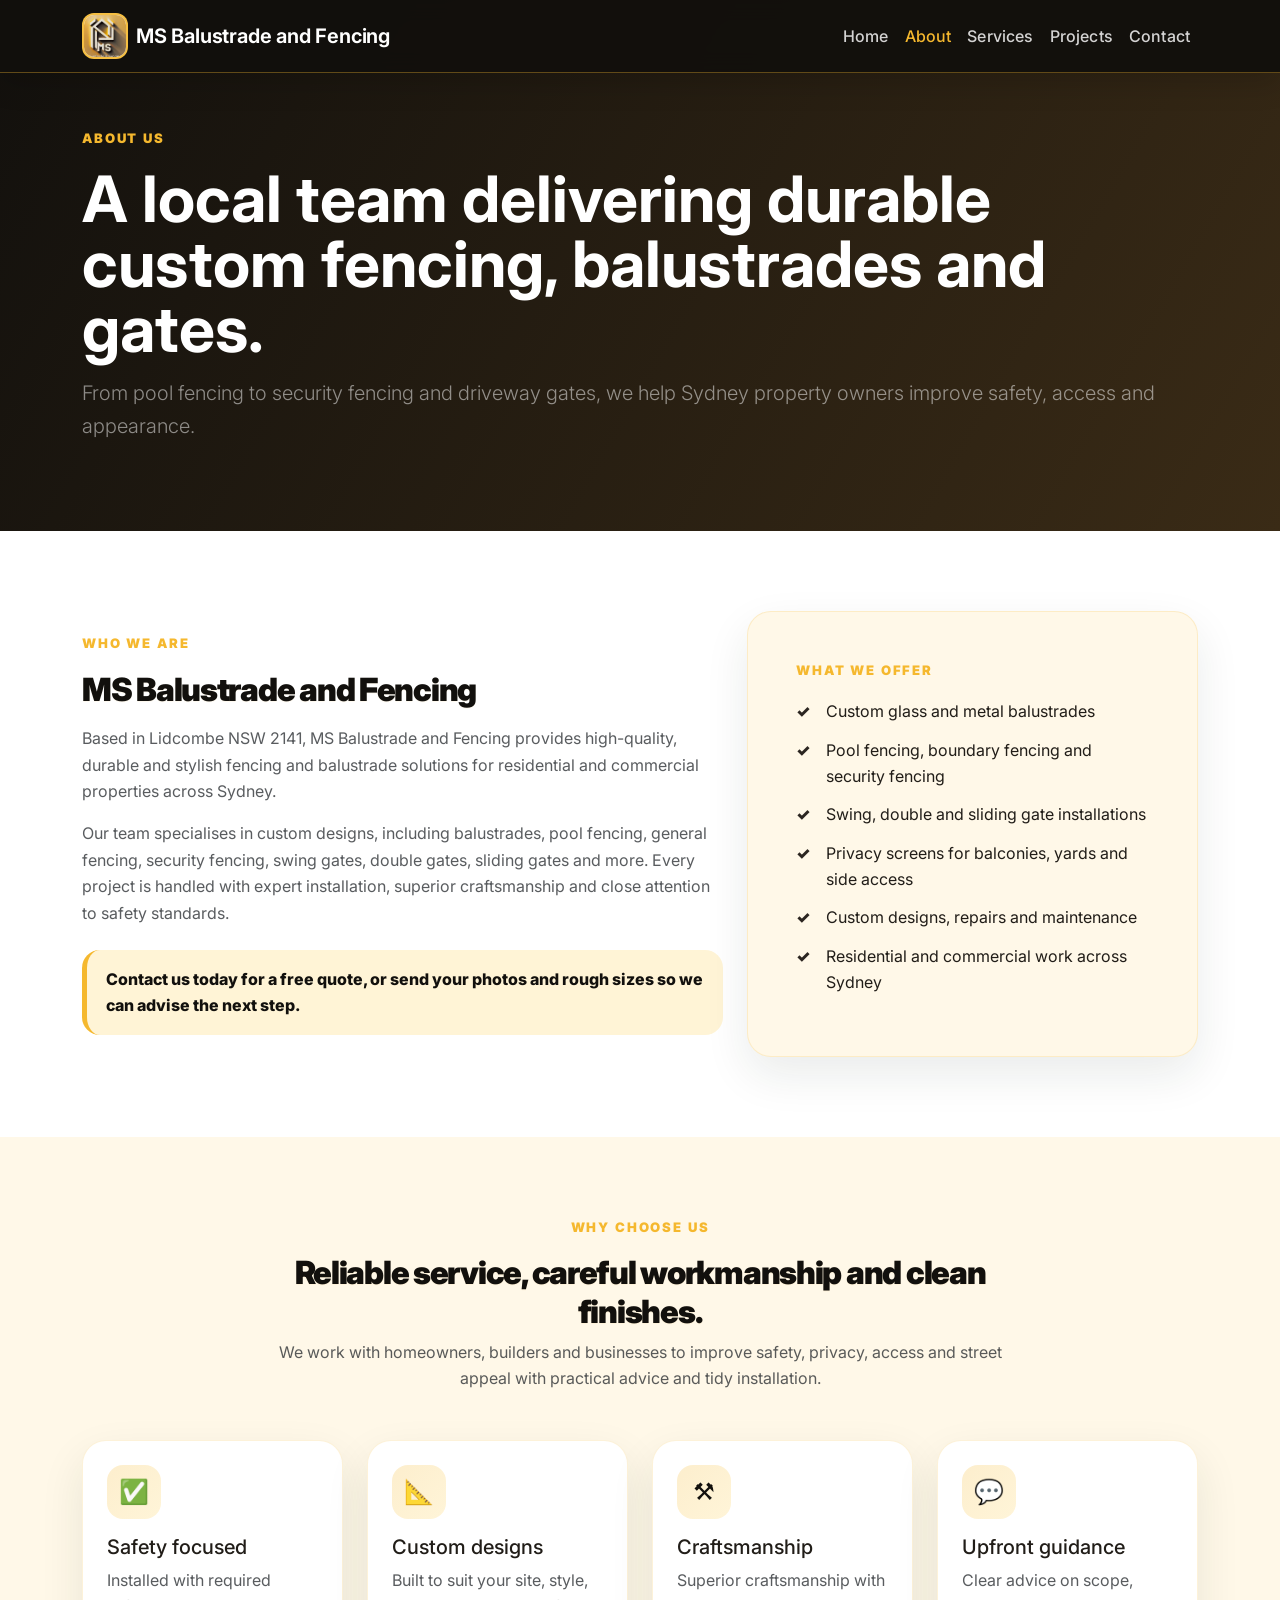
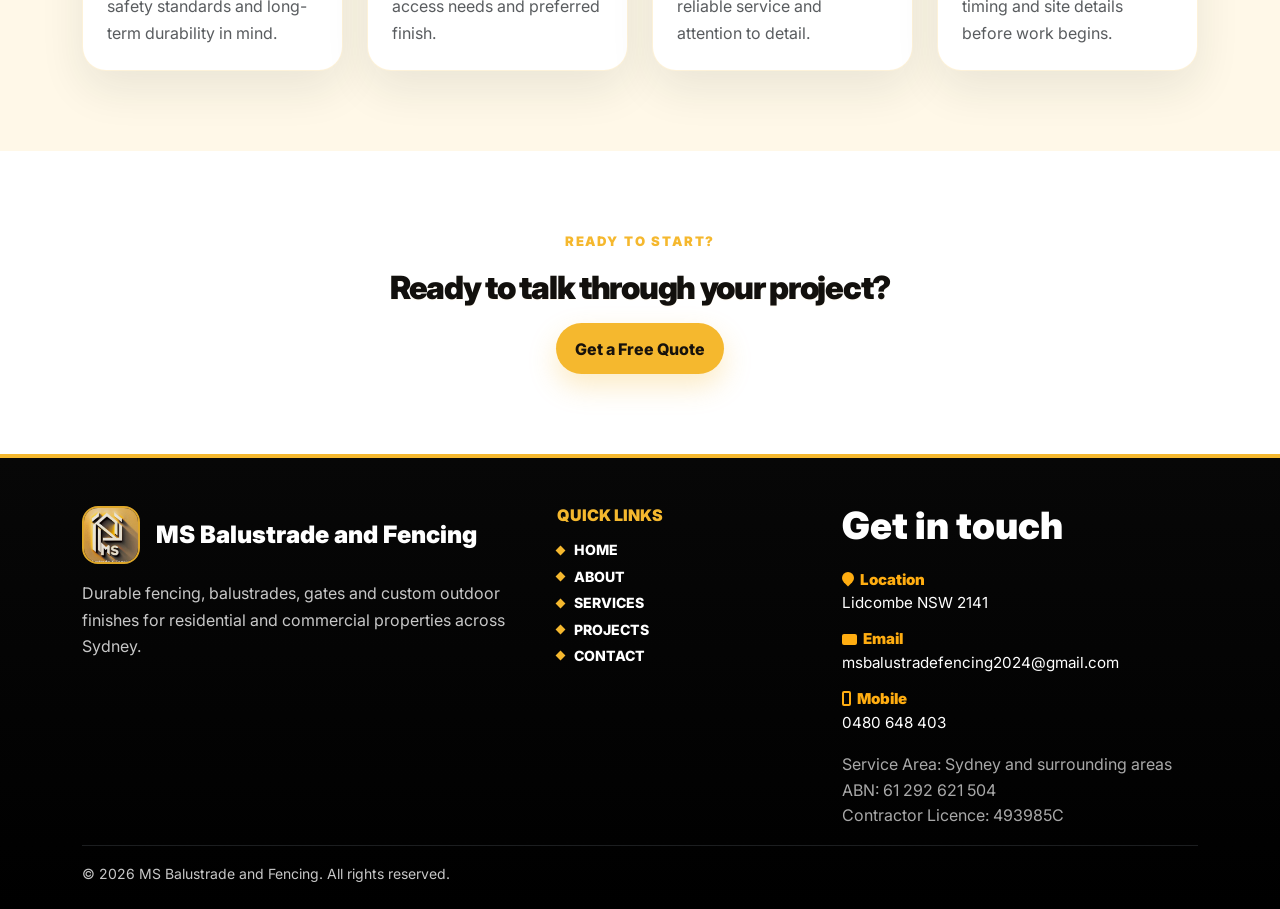
<file: about.html>
<!doctype html>
<html lang="en">
<head>
    <meta charset="utf-8">
    <meta name="viewport" content="width=device-width, initial-scale=1">
    <meta name="description" content="Learn about MS Balustrade and Fencing, based in Lidcombe NSW 2141 and providing durable, stylish custom fencing, balustrades, pool fencing, security fencing and gates across Sydney.">
    <title>About Us | MS Balustrade and Fencing</title>
    <link href="https://cdn.jsdelivr.net/npm/bootstrap@5.3.3/dist/css/bootstrap.min.css" rel="stylesheet">
    <link rel="preconnect" href="https://fonts.googleapis.com">
    <link rel="preconnect" href="https://fonts.gstatic.com" crossorigin>
    <link href="https://fonts.googleapis.com/css2?family=Inter:wght@400;500;600;700;800&display=swap" rel="stylesheet">
    <link rel="canonical" href="https://msbalustradeandfencing.com.au/about.html">
    <link rel="stylesheet" href="style.css">
</head>
<body>
    <nav class="navbar navbar-expand-lg navbar-dark fixed-top">
        <div class="container">
            <a class="navbar-brand d-flex align-items-center gap-2" href="index.html">
                <img src="assets/ms-logo.jpeg" alt="MS Balustrade and Fencing logo" class="brand-logo">
                <span>MS Balustrade and Fencing</span>
            </a>
            <button class="navbar-toggler" type="button" data-bs-toggle="collapse" data-bs-target="#mainNav" aria-controls="mainNav" aria-expanded="false" aria-label="Toggle navigation">
                <span class="navbar-toggler-icon"></span>
            </button>
            <div class="collapse navbar-collapse" id="mainNav">
                <ul class="navbar-nav ms-auto mb-2 mb-lg-0">
                    <li class="nav-item"><a class="nav-link" href="index.html">Home</a></li>
                    <li class="nav-item"><a class="nav-link active" href="about.html">About</a></li>
                    <li class="nav-item"><a class="nav-link" href="services.html">Services</a></li>
                    <li class="nav-item"><a class="nav-link" href="project.html">Projects</a></li>
                    <li class="nav-item"><a class="nav-link" href="contact.html">Contact</a></li>
                </ul>
            </div>
        </div>
    </nav>
    <header class="page-hero">
        <div class="container">
            <p class="kicker">About Us</p>
            <h1>A local team delivering durable custom fencing, balustrades and gates.</h1>
            <p class="lead mt-3 text-white-50">From pool fencing to security fencing and driveway gates, we help Sydney property owners improve safety, access and appearance.</p>
        </div>
    </header>

    <section class="section-padding">
        <div class="container">
            <div class="row g-4 align-items-center">
                <div class="col-lg-7">
                    <p class="kicker">Who we are</p>
                    <h2 class="section-title mb-3">MS Balustrade and Fencing</h2>
                    <p class="text-muted">Based in Lidcombe NSW 2141, MS Balustrade and Fencing provides high-quality, durable and stylish fencing and balustrade solutions for residential and commercial properties across Sydney.
                    </p>
                    <p class="text-muted">Our team specialises in custom designs, including balustrades, pool fencing, general fencing, security fencing, swing gates, double gates, sliding gates and more.
                    Every project is handled with expert installation, superior craftsmanship and close attention to safety standards.
                    </p>
                    <div class="quote-highlight mt-4">Contact us today for a free quote, or send your photos and rough sizes so we can advise the next step.
                    </div>
                </div>
                <div class="col-lg-5">
                    <div class="contact-card p-4 p-md-5 bg-soft">
                        <p class="kicker">What we offer</p>
                        <ul class="check-list mt-3 mb-0">
                            <li>Custom glass and metal balustrades</li>
                            <li>Pool fencing, boundary fencing and security fencing</li>
                            <li>Swing, double and sliding gate installations</li>
                            <li>Privacy screens for balconies, yards and side access</li>
                            <li>Custom designs, repairs and maintenance</li>
                            <li>Residential and commercial work across Sydney</li>
                        </ul>
                    </div>
                </div>
            </div>
        </div>
    </section>

    <section class="section-padding bg-soft">
        <div class="container">
            <div class="text-center mx-auto mb-5" style="max-width: 760px;">
                <p class="kicker">Why choose us</p>
                <h2 class="section-title">Reliable service, careful workmanship and clean finishes.</h2>
                <p class="text-muted">We work with homeowners, builders and businesses to improve safety, privacy, access and street appeal with practical advice and tidy installation.</p>
            </div>
            <div class="row g-4">
                <div class="col-md-6 col-lg-3">
                <div class="feature-card p-4 bg-white">
                    <div class="icon mb-3">✅</div>
                    <h5>Safety focused</h5>
                    <p class="text-muted mb-0">Installed with required safety standards and long-term durability in mind.</p>
                    </div>
                </div>
                <div class="col-md-6 col-lg-3">
                <div class="feature-card p-4 bg-white">
                    <div class="icon mb-3">📐</div>
                    <h5>Custom designs</h5>
                    <p class="text-muted mb-0">Built to suit your site, style, access needs and preferred finish.</p>
                </div>
            </div>
            <div class="col-md-6 col-lg-3">
                <div class="feature-card p-4 bg-white">
                    <div class="icon mb-3">⚒</div>
                    <h5>Craftsmanship</h5>
                    <p class="text-muted mb-0">Superior craftsmanship with reliable service and attention to detail.</p>
                </div>
            </div>
            <div class="col-md-6 col-lg-3">
                <div class="feature-card p-4 bg-white">
                    <div class="icon mb-3">💬</div>
                    <h5>Upfront guidance</h5>
                    <p class="text-muted mb-0">Clear advice on scope, timing and site details before work begins.</p>
                </div>
            </div>
        </div>
    </section>

    <section class="section-padding text-center">
        <div class="container">
            <p class="kicker">Ready to start?</p>
            <h2 class="section-title mb-3">Ready to talk through your project?</h2>
            <a href="contact.html" class="btn btn-brand">Get a Free Quote</a>
        </div>
    </section>
    <footer>
        <div class="container">
            <div class="row gy-4">
                <div class="col-md-5">
                    <div class="d-flex align-items-center gap-3 mb-3">
                        <img src="assets/ms-logo.jpeg" alt="MS Balustrade and Fencing logo" class="footer-logo">
                        <div class="footer-brand">MS Balustrade and Fencing</div>
                    </div>
                    <p>Durable fencing, balustrades, gates and custom outdoor finishes for residential and commercial properties across Sydney.</p>
                </div>
                <div class="col-md-3 footer-menu">
                    <h6 class="footer-heading">Quick Links</h6>
                    <nav class="footer-menu-links" aria-label="Footer navigation">
                        <a href="index.html">Home</a>
                        <a href="about.html">About</a>
                        <a href="services.html">Services</a>
                        <a href="project.html">Projects</a>
                        <a href="contact.html">Contact</a>
                    </nav>
                </div>
                <div class="col-md-4">
                    <div class="footer-contact">
                        <h2>Get in touch</h2>
                        <div class="footer-contact-item">
                            <div class="footer-contact-label footer-contact-location">Location</div>
                            <p>Lidcombe NSW 2141</p>
                        </div>
                        <div class="footer-contact-item">
                            <div class="footer-contact-label footer-contact-email">Email</div>
                            <p><a href="mailto:msbalustradefencing2024@gmail.com">msbalustradefencing2024@gmail.com</a></p>
                        </div>
                        <div class="footer-contact-item">
                            <div class="footer-contact-label footer-contact-mobile">Mobile</div>
                            <p><a href="tel:0480648403">0480 648 403</a></p>
                        </div>
                        <p class="footer-contact-meta">Service Area: Sydney and surrounding areas<br>ABN: 61 292 621 504<br>Contractor Licence: 493985C</p>
                    </div>
                </div>
            </div>
            <hr class="border-secondary">
            <p class="mb-0 small">© <span data-year></span> MS Balustrade and Fencing. All rights reserved.</p>
        </div>
    </footer>

    <button type="button" class="back-to-top" id="backToTopBtn" aria-label="Back to top">
        <span aria-hidden="true">↑</span> Top
    </button>
    <script src="https://cdn.jsdelivr.net/npm/bootstrap@5.3.3/dist/js/bootstrap.bundle.min.js"></script>
    <script src="script.js"></script>
</body>
</html>
</file>
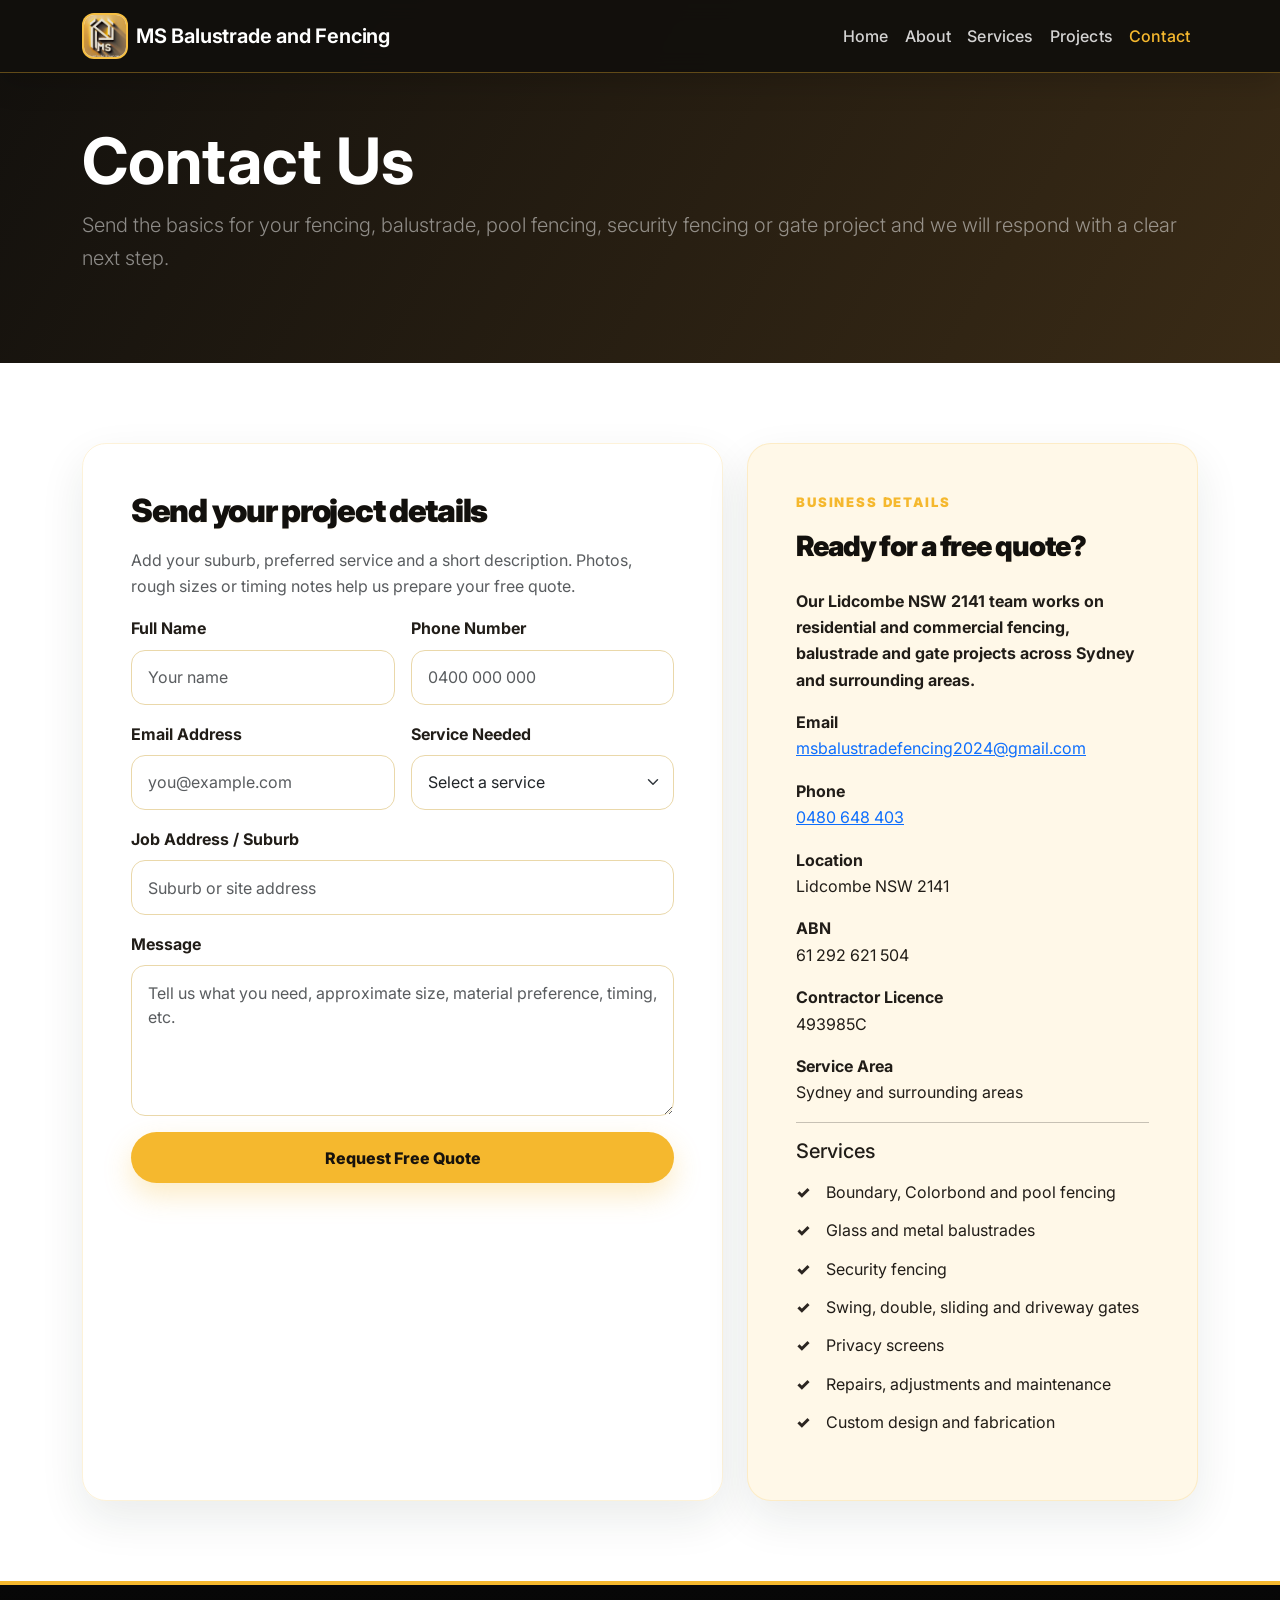
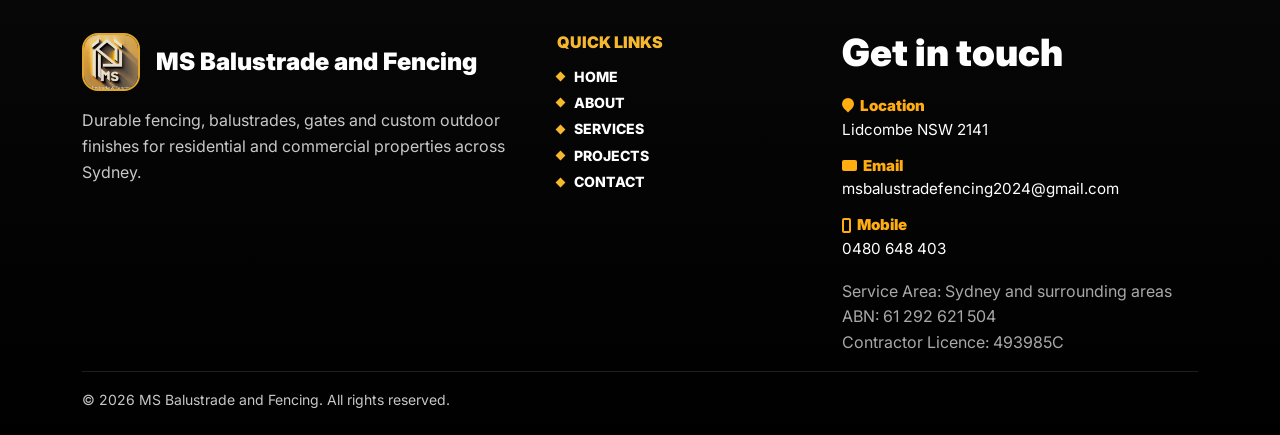
<file: contact.html>
<!doctype html>
<html lang="en">
<head>
    <meta charset="utf-8">
    <meta name="viewport" content="width=device-width, initial-scale=1">
    <meta name="description" content="Contact MS Balustrade and Fencing in Lidcombe NSW 2141 for a free quote on balustrades, pool fencing, security fencing, swing gates, double gates and sliding gates.">
    <title>Contact Us | MS Balustrade and Fencing</title>
    <link href="https://cdn.jsdelivr.net/npm/bootstrap@5.3.3/dist/css/bootstrap.min.css" rel="stylesheet">
    <link rel="preconnect" href="https://fonts.googleapis.com">
    <link rel="preconnect" href="https://fonts.gstatic.com" crossorigin>
    <link href="https://fonts.googleapis.com/css2?family=Inter:wght@400;600;700;800;900&display=swap" rel="stylesheet">
    <link rel="canonical" href="https://msbalustradeandfencing.com.au/contact.html">
    <link rel="stylesheet" href="style.css">
</head>
<body>
    <nav class="navbar navbar-expand-lg navbar-dark fixed-top">
        <div class="container">
            <a class="navbar-brand d-flex align-items-center gap-2" href="index.html">
                <img src="assets/ms-logo.jpeg" alt="MS Balustrade and Fencing logo" class="brand-logo">
                <span>MS Balustrade and Fencing</span>
            </a>
            <button class="navbar-toggler" type="button" data-bs-toggle="collapse" data-bs-target="#mainNav">
                <span class="navbar-toggler-icon"></span>
            </button>
            <div class="collapse navbar-collapse" id="mainNav">
                <ul class="navbar-nav ms-auto mb-2 mb-lg-0">
                    <li class="nav-item"><a class="nav-link" href="index.html">Home</a></li>
                    <li class="nav-item"><a class="nav-link" href="about.html">About</a></li>
                    <li class="nav-item"><a class="nav-link" href="services.html">Services</a></li>
                    <li class="nav-item"><a class="nav-link" href="project.html">Projects</a></li>
                    <li class="nav-item"><a class="nav-link active" href="contact.html">Contact</a></li>
                </ul>
            </div>
        </div>
    </nav>

    <header class="page-hero">
        <div class="container">
            <h1>Contact Us</h1>
            <p class="lead mt-3 text-white-50">
                Send the basics for your fencing, balustrade, pool fencing, security fencing or gate project and we will respond with a clear next step.
            </p>
        </div>
    </header>

    <section class="section-padding">
        <div class="container">
            <div class="row g-4">
                <div class="col-lg-7">
                    <div class="contact-card p-4 p-md-5">
                        <h2 class="section-title mb-3">Send your project details</h2>
                        <p class="text-muted">Add your suburb, preferred service and a short description. Photos, rough sizes or timing notes help us prepare your free quote.</p>
                        <form data-contact-form action="https://formspree.io/f/mgojkdpp" method="POST">
                            <input type="hidden" name="_subject" value="New website enquiry - MS Balustrade and Fencing">
                            <div class="row g-3">
                                <div class="col-md-6">
                                    <label for="name" class="form-label fw-bold">Full Name</label>
                                    <input type="text" class="form-control" id="name" name="name" placeholder="Your name" required>
                                </div>
                                <div class="col-md-6">
                                    <label for="phone" class="form-label fw-bold">Phone Number</label>
                                    <input type="tel" class="form-control" id="phone" name="phone" placeholder="0400 000 000" required>
                                </div>
                                <div class="col-md-6">
                                    <label for="email" class="form-label fw-bold">Email Address</label>
                                    <input type="email" class="form-control" id="email" name="email" placeholder="you@example.com" required>
                                </div>
                                <div class="col-md-6">
                                    <label for="service" class="form-label fw-bold">Service Needed</label>
                                    <select id="service" name="service" class="form-select" required>
                                        <option value="">Select a service</option>
                                        <option>Fencing</option>
                                        <option>Pool Fencing</option>
                                        <option>Security Fencing</option>
                                        <option>Balustrades</option>
                                        <option>Swing Gate</option>
                                        <option>Double Gate</option>
                                        <option>Sliding Gate</option>
                                        <option>Privacy Screen</option>
                                        <option>Design</option>
                                        <option>Maintenance</option>
                                        <option>Other</option>
                                    </select>
                                </div>
                                <div class="col-12">
                                    <label for="address" class="form-label fw-bold">Job Address / Suburb</label>
                                    <input type="text" class="form-control" id="address" name="address" placeholder="Suburb or site address">
                                </div>
                                <div class="col-12">
                                    <label for="message" class="form-label fw-bold">Message</label>
                                    <textarea class="form-control" id="message" name="message" rows="5" placeholder="Tell us what you need, approximate size, material preference, timing, etc." required></textarea>
                                </div>
                                <div class="col-12">
                                    <button type="submit" class="btn btn-brand w-100">Request Free Quote</button>
                                </div>
                            </div>
                        </form>
                    </div>
                </div>
                <div class="col-lg-5">
                    <div class="contact-card p-4 p-md-5 bg-soft">
                        <p class="kicker">Business Details</p>
                        <h3 class="section-title mb-4">Ready for a free quote?</h3>
                        <p class="fw-bold">Our Lidcombe NSW 2141 team works on residential and commercial fencing, balustrade and gate projects across Sydney and surrounding areas.</p>
                        <p><strong>Email</strong><br><a href="mailto:msbalustradefencing2024@gmail.com">msbalustradefencing2024@gmail.com</a></p>
                        <p><strong>Phone</strong><br><a href="tel:0480648403">0480 648 403</a></p>
                        <p><strong>Location</strong><br>Lidcombe NSW 2141</p>
                        <p><strong>ABN</strong><br>61 292 621 504</p>
                        <p><strong>Contractor Licence</strong><br>493985C</p>
                        <p><strong>Service Area</strong><br>Sydney and surrounding areas</p>
                        <hr>
                        <h5>Services</h5>
                        <ul class="check-list mt-3">
                            <li>Boundary, Colorbond and pool fencing</li>
                            <li>Glass and metal balustrades</li>
                            <li>Security fencing</li>
                            <li>Swing, double, sliding and driveway gates</li>
                            <li>Privacy screens</li>
                            <li>Repairs, adjustments and maintenance</li>
                            <li>Custom design and fabrication</li>
                        </ul>
                    </div>
                </div>
            </div>
        </div>
    </section>

    <footer>
        <div class="container">
            <div class="row gy-4">
                <div class="col-md-5">
                    <div class="d-flex align-items-center gap-3 mb-3">
                        <img src="assets/ms-logo.jpeg" alt="MS Balustrade and Fencing logo" class="footer-logo">
                        <div class="footer-brand">MS Balustrade and Fencing</div>
                    </div>
                    <p>Durable fencing, balustrades, gates and custom outdoor finishes for residential and commercial properties across Sydney.</p>
                </div>
                <div class="col-md-3 footer-menu">
                    <h6 class="footer-heading">Quick Links</h6>
                    <nav class="footer-menu-links" aria-label="Footer navigation">
                        <a href="index.html">Home</a>
                        <a href="about.html">About</a>
                        <a href="services.html">Services</a>
                        <a href="project.html">Projects</a>
                        <a href="contact.html">Contact</a>
                    </nav>
                </div>
                <div class="col-md-4">
                    <div class="footer-contact">
                        <h2>Get in touch</h2>
                        <div class="footer-contact-item">
                            <div class="footer-contact-label footer-contact-location">Location</div>
                            <p>Lidcombe NSW 2141</p>
                        </div>
                        <div class="footer-contact-item">
                            <div class="footer-contact-label footer-contact-email">Email</div>
                            <p><a href="mailto:msbalustradefencing2024@gmail.com">msbalustradefencing2024@gmail.com</a></p>
                        </div>
                        <div class="footer-contact-item">
                            <div class="footer-contact-label footer-contact-mobile">Mobile</div>
                            <p><a href="tel:0480648403">0480 648 403</a></p>
                        </div>
                        <p class="footer-contact-meta">Service Area: Sydney and surrounding areas<br>ABN: 61 292 621 504<br>Contractor Licence: 493985C</p>
                    </div>
                </div>
            </div>
            <hr class="border-secondary">
            <p class="mb-0 small">© <span data-year></span> MS Balustrade and Fencing. All rights reserved.</p>
        </div>
    </footer>

    <button type="button" class="back-to-top" id="backToTopBtn" aria-label="Back to top">
        <span aria-hidden="true">↑</span> Top
    </button>
    <script src="https://cdn.jsdelivr.net/npm/bootstrap@5.3.3/dist/js/bootstrap.bundle.min.js"></script>
    <script src="script.js"></script>
</body>
</html>
</file>
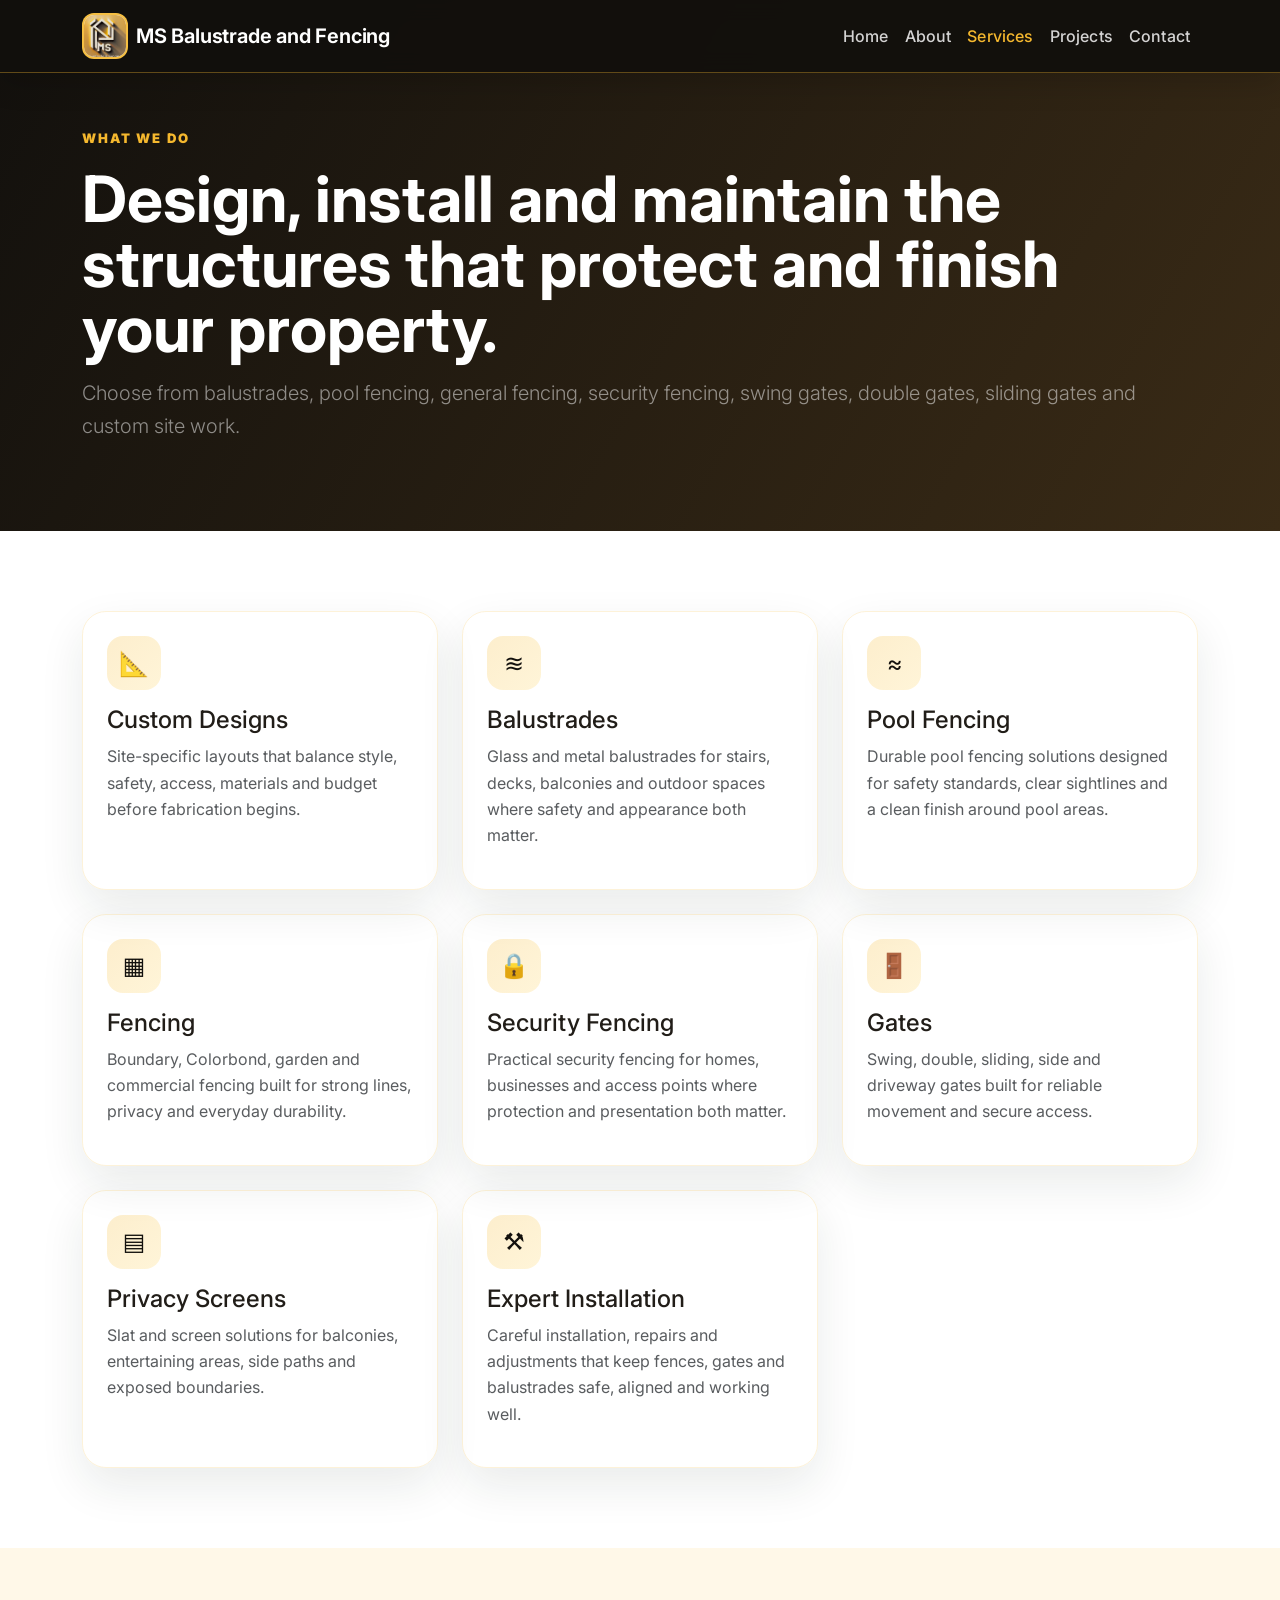
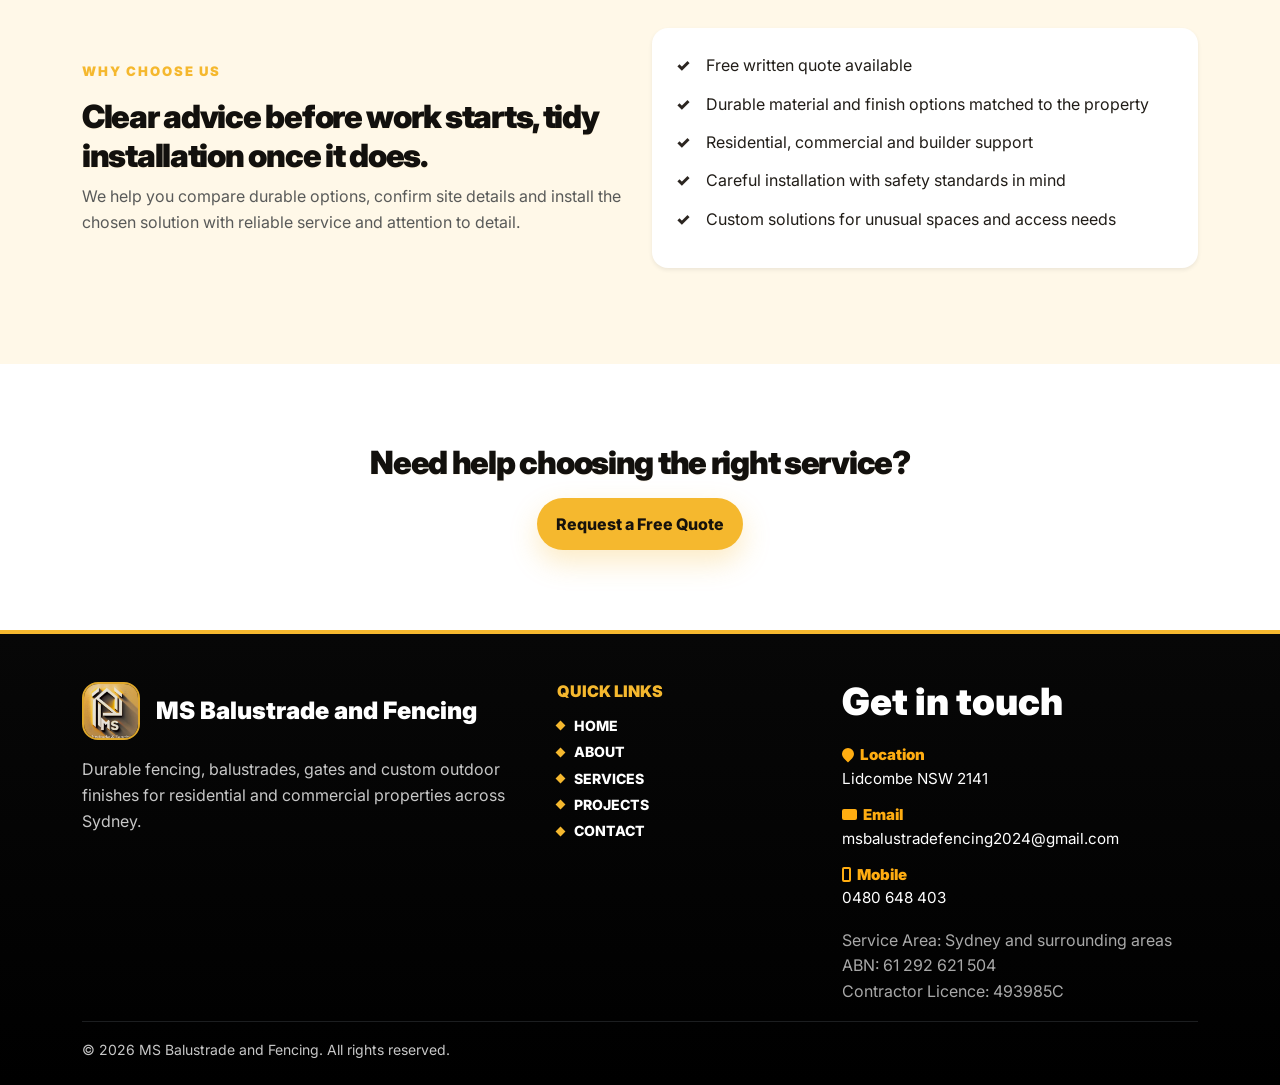
<file: services.html>
<!doctype html>
<html lang="en">
<head>
    <meta charset="utf-8">
    <meta name="viewport" content="width=device-width, initial-scale=1">
    <meta name="description" content="Custom balustrades, pool fencing, security fencing, swing gates, double gates, sliding gates and expert fencing installation from Lidcombe NSW 2141 across Sydney.">
    <title>Services | MS Balustrade and Fencing</title>
    <link href="https://cdn.jsdelivr.net/npm/bootstrap@5.3.3/dist/css/bootstrap.min.css" rel="stylesheet">
    <link rel="preconnect" href="https://fonts.googleapis.com">
    <link rel="preconnect" href="https://fonts.gstatic.com" crossorigin>
    <link href="https://fonts.googleapis.com/css2?family=Inter:wght@400;600;700;800;900&display=swap" rel="stylesheet">
    <link rel="canonical" href="https://msbalustradeandfencing.com.au/services.html">
    <link rel="stylesheet" href="style.css">
</head>
<body>
    <nav class="navbar navbar-expand-lg navbar-dark fixed-top">
        <div class="container">
            <a class="navbar-brand d-flex align-items-center gap-2" href="index.html">
                <img src="assets/ms-logo.jpeg" alt="MS Balustrade and Fencing logo" class="brand-logo">
                <span>MS Balustrade and Fencing</span>
            </a>
            <button class="navbar-toggler" type="button" data-bs-toggle="collapse" data-bs-target="#mainNav"><span class="navbar-toggler-icon"></span></button>
            <div class="collapse navbar-collapse" id="mainNav">
                <ul class="navbar-nav ms-auto mb-2 mb-lg-0">
                    <li class="nav-item"><a class="nav-link" href="index.html">Home</a></li>
                    <li class="nav-item"><a class="nav-link" href="about.html">About</a></li>
                    <li class="nav-item"><a class="nav-link active" href="services.html">Services</a></li>
                    <li class="nav-item"><a class="nav-link" href="project.html">Projects</a></li>
                    <li class="nav-item"><a class="nav-link" href="contact.html">Contact</a></li>
                </ul>
            </div>
        </div>
    </nav>

    <header class="page-hero">
        <div class="container">
            <p class="kicker">What We Do</p>
            <h1>Design, install and maintain the structures that protect and finish your property.</h1>
            <p class="lead mt-3 text-white-50">Choose from balustrades, pool fencing, general fencing, security fencing, swing gates, double gates, sliding gates and custom site work.</p>
        </div>
    </header>

    <section class="section-padding">
        <div class="container">
            <div class="row g-4">
                <div class="col-md-6 col-lg-4"><div class="service-card p-4"><div class="icon mb-3">📐</div><h4>Custom Designs</h4><p class="text-muted">Site-specific layouts that balance style, safety, access, materials and budget before fabrication begins.</p></div></div>
                <div class="col-md-6 col-lg-4"><div class="service-card p-4"><div class="icon mb-3">≋</div><h4>Balustrades</h4><p class="text-muted">Glass and metal balustrades for stairs, decks, balconies and outdoor spaces where safety and appearance both matter.</p></div></div>
                <div class="col-md-6 col-lg-4"><div class="service-card p-4"><div class="icon mb-3">≈</div><h4>Pool Fencing</h4><p class="text-muted">Durable pool fencing solutions designed for safety standards, clear sightlines and a clean finish around pool areas.</p></div></div>
                <div class="col-md-6 col-lg-4"><div class="service-card p-4"><div class="icon mb-3">▦</div><h4>Fencing</h4><p class="text-muted">Boundary, Colorbond, garden and commercial fencing built for strong lines, privacy and everyday durability.</p></div></div>
                <div class="col-md-6 col-lg-4"><div class="service-card p-4"><div class="icon mb-3">🔒</div><h4>Security Fencing</h4><p class="text-muted">Practical security fencing for homes, businesses and access points where protection and presentation both matter.</p></div></div>
                <div class="col-md-6 col-lg-4"><div class="service-card p-4"><div class="icon mb-3">🚪</div><h4>Gates</h4><p class="text-muted">Swing, double, sliding, side and driveway gates built for reliable movement and secure access.</p></div></div>
                <div class="col-md-6 col-lg-4"><div class="service-card p-4"><div class="icon mb-3">▤</div><h4>Privacy Screens</h4><p class="text-muted">Slat and screen solutions for balconies, entertaining areas, side paths and exposed boundaries.</p></div></div>
                <div class="col-md-6 col-lg-4"><div class="service-card p-4"><div class="icon mb-3">⚒</div><h4>Expert Installation</h4><p class="text-muted">Careful installation, repairs and adjustments that keep fences, gates and balustrades safe, aligned and working well.</p></div></div>
            </div>
        </div>
    </section>

    <section class="section-padding bg-soft">
        <div class="container">
            <div class="row align-items-center g-4">
                <div class="col-lg-6">
                    <p class="kicker">Why choose us</p>
                    <h2 class="section-title">Clear advice before work starts, tidy installation once it does.</h2>
                    <p class="text-muted">We help you compare durable options, confirm site details and install the chosen solution with reliable service and attention to detail.</p>
                </div>
                <div class="col-lg-6">
                    <ul class="check-list bg-white rounded-4 p-4 shadow-sm">
                        <li>Free written quote available</li>
                        <li>Durable material and finish options matched to the property</li>
                        <li>Residential, commercial and builder support</li>
                        <li>Careful installation with safety standards in mind</li>
                        <li>Custom solutions for unusual spaces and access needs</li>
                    </ul>
                </div>
            </div>
        </div>
    </section>

    <section class="section-padding text-center">
        <div class="container">
            <h2 class="section-title mb-3">Need help choosing the right service?</h2>
            <a href="contact.html" class="btn btn-brand">Request a Free Quote</a>
        </div>
    </section>

    <footer>
        <div class="container">
            <div class="row gy-4">
                <div class="col-md-5">
                    <div class="d-flex align-items-center gap-3 mb-3">
                        <img src="assets/ms-logo.jpeg" alt="MS Balustrade and Fencing logo" class="footer-logo">
                        <div class="footer-brand">MS Balustrade and Fencing</div>
                    </div>
                    <p>Durable fencing, balustrades, gates and custom outdoor finishes for residential and commercial properties across Sydney.</p>
                </div>
                <div class="col-md-3 footer-menu">
                    <h6 class="footer-heading">Quick Links</h6>
                    <nav class="footer-menu-links" aria-label="Footer navigation">
                        <a href="index.html">Home</a>
                        <a href="about.html">About</a>
                        <a href="services.html">Services</a>
                        <a href="project.html">Projects</a>
                        <a href="contact.html">Contact</a>
                    </nav>
                </div>
                <div class="col-md-4">
                    <div class="footer-contact">
                        <h2>Get in touch</h2>
                        <div class="footer-contact-item">
                            <div class="footer-contact-label footer-contact-location">Location</div>
                            <p>Lidcombe NSW 2141</p>
                        </div>
                        <div class="footer-contact-item">
                            <div class="footer-contact-label footer-contact-email">Email</div>
                            <p><a href="mailto:msbalustradefencing2024@gmail.com">msbalustradefencing2024@gmail.com</a></p>
                        </div>
                        <div class="footer-contact-item">
                            <div class="footer-contact-label footer-contact-mobile">Mobile</div>
                            <p><a href="tel:0480648403">0480 648 403</a></p>
                        </div>
                        <p class="footer-contact-meta">Service Area: Sydney and surrounding areas<br>ABN: 61 292 621 504<br>Contractor Licence: 493985C</p>
                    </div>
                </div>
            </div><hr class="border-secondary"><p class="mb-0 small">© <span data-year></span> MS Balustrade and Fencing. All rights reserved.</p>
        </div>
    </footer>

    <button type="button" class="back-to-top" id="backToTopBtn" aria-label="Back to top">
        <span aria-hidden="true">↑</span> Top
    </button>
    <script src="https://cdn.jsdelivr.net/npm/bootstrap@5.3.3/dist/js/bootstrap.bundle.min.js"></script>
    <script src="script.js"></script>
</body>
</html>
</file>
<file: style.css>
:root {
    --brand: #2b2520;
    --brand-dark: #12100d;
    --accent: #f5b82e;
    --accent-dark: #c98a12;
    --gold-soft: #fff4d6;
    --ink: #211d18;
    --muted: #746a5d;
    --light: #fff8e8;
}

* {
    box-sizing: border-box;
}

body {
    font-family: 'Inter', system-ui, -apple-system, BlinkMacSystemFont, 'Segoe UI', sans-serif;
    color: var(--ink);
    line-height: 1.65;
    background: #fff;
}

.navbar {
    background: rgba(18, 16, 13, 0.97);
    backdrop-filter: blur(10px);
    box-shadow: 0 10px 30px rgba(0, 0, 0, 0.16);
    border-bottom: 1px solid rgba(245, 184, 46, 0.35);
}

.navbar-brand {
    font-weight: 650;
    letter-spacing: -0.01em;
}

    .navbar-brand span {
        font-weight: 650;
        line-height: 1.15;
    }

.nav-link {
    color: rgba(255, 255, 255, 0.82) !important;
    font-weight: 500;
    letter-spacing: .01em;
}

    .nav-link:hover,
    .nav-link.active {
        color: #fff !important;
    }

.btn-brand {
    background: var(--accent);
    border: 0;
    color: #17120c;
    font-weight: 800;
    padding: 0.85rem 1.2rem;
    border-radius: 999px;
}

    .btn-brand:hover {
        background: var(--accent-dark);
        color: #111;
    }

.btn-outline-brand {
    border: 2px solid var(--accent);
    color: var(--brand-dark);
    font-weight: 800;
    padding: 0.75rem 1.1rem;
    border-radius: 999px;
}

    .btn-outline-brand:hover {
        background: var(--accent);
        color: var(--brand-dark);
    }

.hero {
    position: relative;
    min-height: 88vh;
    display: flex;
    align-items: center;
    background: linear-gradient(120deg, rgba(18, 16, 13, 0.94), rgba(54, 42, 25, 0.78)), url('assets/photos/full/home-front-slat-fencing.webp');
    background-size: 110%;
    background-position: center;
    background-repeat: no-repeat;
    color: #fff;
    padding: 8rem 0 5rem;
}

    .hero .container {
        position: relative;
        z-index: 3;
    }

    .hero h1,
    .page-hero h1 {
        font-size: clamp(2.4rem, 5vw, 5rem);
        font-weight: bolder;
        line-height: 1.02;
    }

    .hero p {
        font-size: 1.15rem;
        max-width: 690px;
        color: rgba(255,255,255,.88);
    }

.hero-card {
    border-radius: 28px;
    background: rgba(255, 255, 255, 0.12);
    border: 1px solid rgba(255, 255, 255, 0.18);
    box-shadow: 0 25px 80px rgba(0, 0, 0, 0.25);
    padding: 2rem;
}

.hero-stat {
    border-left: 3px solid var(--accent);
    padding-left: 1rem;
    margin-bottom: 1rem;
}

.section-padding {
    padding: 5rem 0;
}

.bg-soft {
    background: var(--light);
}

.section-title {
    font-weight: 900;
    letter-spacing: -0.04em;
    color: var(--brand-dark);
}

.kicker {
    color: var(--accent);
    text-transform: uppercase;
    font-size: .82rem;
    letter-spacing: .14em;
    font-weight: 900;
}

.service-card,
.project-card,
.contact-card,
.feature-card {
    border: 0;
    border-radius: 24px;
    overflow: hidden;
    box-shadow: 0 18px 45px rgba(27, 42, 38, 0.09);
    height: 100%;
}

    .service-card .icon,
    .feature-card .icon {
        width: 54px;
        height: 54px;
        display: inline-grid;
        place-items: center;
        border-radius: 16px;
        background: linear-gradient(135deg, rgba(245, 184, 46, 0.24), rgba(255, 244, 214, 0.95));
        color: var(--brand-dark);
        font-size: 1.5rem;
    }

.project-img {
    height: 240px;
    object-fit: cover;
}

.check-list {
    padding: 0;
    list-style: none;
}

    .check-list li {
        margin-bottom: .75rem;
        padding-left: 1.9rem;
        position: relative;
    }

        .check-list li::before {
            content: '✓';
            position: absolute;
            left: 0;
            color: var(--brand);
            font-weight: 900;
        }

.page-hero {
    padding: 8rem 0 4.5rem;
    background: linear-gradient(120deg, var(--brand-dark), #3a2b16);
    color: #fff;
}

.form-control,
.form-select {
    border-radius: 14px;
    padding: .9rem 1rem;
    border: 1px solid #ead8aa;
}

    .form-control:focus,
    .form-select:focus {
        border-color: var(--brand);
        box-shadow: 0 0 0 .25rem rgba(245, 184, 46, .22);
    }

footer {
    background: linear-gradient(180deg, #070707, #000);
    color: rgba(255,255,255,.78);
    padding: 3rem 0 1.5rem;
}

    footer a {
        color: rgba(255,255,255,.88);
        text-decoration: none;
    }

        footer a:hover {
            color: #fff;
        }

.footer-brand {
    font-size: x-large;
    font-weight: 900;
    color: #fff;
}

.footer-heading {
    color: var(--accent);
    font-size: 1rem;
    font-weight: 900;
    letter-spacing: 0;
    margin-bottom: 1rem;
    text-transform: uppercase;
}

.footer-menu-links {
    display: grid;
    gap: .55rem;
}

    .footer-menu-links a {
        align-items: center;
        color: #fff;
        display: inline-flex;
        font-size: .88rem;
        font-weight: 800;
        letter-spacing: 0;
        line-height: 1.25;
        text-transform: uppercase;
        transition: color .2s ease, transform .2s ease;
        width: fit-content;
    }

        .footer-menu-links a::before {
            background: var(--accent);
            content: '';
            display: inline-block;
            height: 7px;
            margin-right: .6rem;
            transform: rotate(45deg);
            width: 7px;
        }

        .footer-menu-links a:hover {
            color: var(--accent);
            transform: translateX(3px);
        }

.footer-contact {
    color: #fff;
    max-width: 390px;
}

    .footer-contact h2 {
        color: #fff;
        font-size: 2.35rem;
        font-weight: 900;
        letter-spacing: 0;
        line-height: 1.05;
        margin: 0 0 1.55rem;
    }

.footer-contact-item {
    margin-bottom: 1rem;
}

.footer-contact-label {
    align-items: center;
    color: #ffad11;
    display: flex;
    font-size: .94rem;
    font-weight: 900;
    gap: .4rem;
    line-height: 1.15;
}

    .footer-contact-label::before {
        content: '';
        display: inline-block;
        flex: 0 0 auto;
    }

.footer-contact-location::before {
    background: currentColor;
    border-radius: 50% 50% 50% 0;
    height: 12px;
    margin-top: -2px;
    transform: rotate(-45deg);
    width: 12px;
}

.footer-contact-email::before {
    background: currentColor;
    border-radius: 2px;
    height: 11px;
    margin-top: 1px;
    width: 15px;
}

.footer-contact-mobile::before {
    border: 2px solid currentColor;
    border-radius: 2px;
    height: 15px;
    width: 9px;
}

.footer-contact p {
    color: #fff;
    font-size: .95rem;
    line-height: 1.45;
    margin: .28rem 0 0;
}

.footer-contact a {
    color: #fff;
    overflow-wrap: anywhere;
}

    .footer-contact a:hover {
        color: var(--accent);
    }

.footer-contact-meta {
    color: rgba(255,255,255,.66) !important;
    font-size: 1rem !important;
    line-height: 1.6 !important;
    margin-top: 1.15rem !important;
}

@media (max-width: 991px) {
    .hero {
        min-height: auto;
        padding-top: 7rem;
    }

    .hero-card {
        margin-top: 2rem;
    }
}


.brand-logo {
    width: 46px;
    height: 46px;
    border-radius: 12px;
    object-fit: cover;
    border: 2px solid rgba(255, 255, 255, 0.28);
    background: #fff;
}

.footer-logo {
    width: 58px;
    height: 58px;
    border-radius: 16px;
    object-fit: cover;
    border: 2px solid rgba(255, 255, 255, 0.2);
}

.photo-card {
    position: relative;
    overflow: hidden;
    border-radius: 24px;
    box-shadow: 0 18px 45px rgba(27, 42, 38, 0.09);
    background: #fff;
    height: 100%;
}

    .photo-card > img:not(.photo-logo-overlay) {
        width: 100%;
        height: 260px;
        object-fit: cover;
        display: block;
        transition: transform .35s ease;
    }

    .photo-card:hover > img:not(.photo-logo-overlay) {
        transform: scale(1.04);
    }

.photo-logo-overlay {
    position: absolute;
    top: .85rem;
    left: .85rem;
    width: 52px;
    height: 52px;
    object-fit: cover;
    border-radius: 12px;
    border: 2px solid rgba(255, 255, 255, 0.92);
    background: #fff;
    box-shadow: 0 10px 24px rgba(0, 0, 0, 0.28);
    z-index: 2;
    pointer-events: none;
}

.photo-caption {
    position: absolute;
    left: 1rem;
    bottom: 1rem;
    background: rgba(18, 16, 13, 0.88);
    color: #fff;
    font-weight: 800;
    border-radius: 999px;
    padding: .45rem .9rem;
    box-shadow: 0 10px 25px rgba(0,0,0,.18);
}

@media (max-width: 575px) {
    .navbar-brand span {
        font-size: .95rem;
    }

    .brand-logo {
        width: 40px;
        height: 40px;
    }

    .photo-card > img:not(.photo-logo-overlay) {
        height: 220px;
    }
}

.gallery-grid .gallery-item[hidden] {
    display: none !important;
}

.gallery-link {
    display: block;
    color: inherit;
    text-decoration: none;
    cursor: zoom-in;
}

.photo-caption {
    max-width: calc(100% - 2rem);
    border-radius: 18px;
    line-height: 1.25;
}

    .photo-caption span {
        display: block;
        color: var(--accent);
        font-size: .7rem;
        text-transform: uppercase;
        letter-spacing: .08em;
    }

.gallery-filters .btn {
    padding: .55rem .9rem;
    font-size: .9rem;
}

    .gallery-filters .btn.active {
        background: var(--accent);
        color: var(--brand-dark);
    }

.gallery-modal img {
    max-height: 82vh;
    object-fit: contain;
    background: #111;
}


/* MS logo inspired theme polish */
.nav-link:hover,
.nav-link.active {
    color: var(--accent) !important;
}

.btn-brand {
    box-shadow: 0 12px 28px rgba(245, 184, 46, 0.28);
}

.btn-outline-brand:hover,
.gallery-filters .btn.active {
    border-color: var(--accent);
    box-shadow: 0 10px 24px rgba(245, 184, 46, 0.18);
}

.hero-card {
    background: rgba(18, 16, 13, 0.42);
    border-color: rgba(245, 184, 46, 0.24);
}

.section-title {
    text-shadow: 0 1px 0 rgba(245, 184, 46, 0.08);
}

.service-card,
.project-card,
.contact-card,
.feature-card,
.photo-card {
    border: 1px solid rgba(245, 184, 46, 0.18);
}

.brand-logo,
.footer-logo,
.photo-logo-overlay {
    border-color: rgba(245, 184, 46, 0.9);
}

.photo-caption {
    border: 1px solid rgba(245, 184, 46, 0.35);
}

footer {
    border-top: 4px solid var(--accent);
}


/* Gallery modal title now appears inside the popup, above the enlarged image */
.gallery-modal-content {
    position: relative;
    background: #111;
    border-radius: 24px;
    box-shadow: 0 24px 80px rgba(0, 0, 0, 0.45);
}

.gallery-modal.fade .modal-dialog {
    transform: scale(.88);
    transition: transform .24s ease-out, opacity .24s ease-out;
}

.gallery-modal.show .modal-dialog {
    transform: scale(1);
}

.gallery-modal-close {
    position: absolute;
    top: 14px;
    right: 14px;
    z-index: 5;
}

.gallery-modal-nav {
    position: absolute;
    top: 50%;
    z-index: 4;
    width: 52px;
    height: 52px;
    border: 1px solid rgba(245, 184, 46, 0.55);
    border-radius: 50%;
    background: rgba(18, 16, 13, 0.82);
    color: #fff;
    font-size: 2.4rem;
    line-height: 1;
    display: grid;
    place-items: center;
    transform: translateY(-50%);
    box-shadow: 0 12px 32px rgba(0, 0, 0, 0.32);
}

    .gallery-modal-nav:hover {
        background: var(--accent);
        color: var(--brand-dark);
    }

    .gallery-modal-nav[hidden] {
        display: none !important;
    }

.gallery-modal-prev {
    left: 18px;
}

.gallery-modal-next {
    right: 18px;
}

.gallery-modal-title {
    color: #fff;
    background: linear-gradient(90deg, rgba(18, 16, 13, 0.98), rgba(58, 43, 22, 0.96));
    border-bottom: 2px solid var(--accent);
    font-weight: 700;
    text-align: center;
    padding: 1rem 3.5rem 1rem 1.25rem;
    min-height: 3.5rem;
}

.gallery-modal-img {
    width: 100%;
    max-height: 78vh;
    object-fit: contain;
    background: #111;
}

    .gallery-modal-img.is-zooming {
        animation: galleryImageZoom .24s ease-out;
    }

@keyframes galleryImageZoom {
    from {
        opacity: .55;
        transform: scale(.92);
    }

    to {
        opacity: 1;
        transform: scale(1);
    }
}

.quote-highlight {
    border-left: 5px solid var(--accent);
    background: var(--gold-soft);
    color: var(--brand-dark);
    border-radius: 18px;
    padding: 1rem 1.2rem;
    font-weight: 800;
}

.nav-cta-secondary {
    font-weight: 600 !important;
}


/* Static customer reviews slider */
.reviews-section {
    background: linear-gradient(180deg, #fff, var(--light));
    overflow: hidden;
}

.review-controls {
    display: inline-flex;
    align-items: center;
    gap: .75rem;
}

.review-arrow {
    width: 46px;
    height: 46px;
    border-radius: 50%;
    border: 2px solid var(--accent);
    background: #fff;
    color: var(--brand-dark);
    font-size: 2rem;
    line-height: 1;
    font-weight: 700;
    display: inline-grid;
    place-items: center;
    box-shadow: 0 10px 24px rgba(245, 184, 46, 0.16);
}

    .review-arrow:hover {
        background: var(--accent);
        color: var(--brand-dark);
    }

    .review-arrow:disabled {
        opacity: .45;
        cursor: not-allowed;
        box-shadow: none;
    }

.reviews-carousel {
    width: 100%;
    overflow-x: auto;
    overflow-y: visible;
    position: relative;
    scroll-behavior: smooth;
    scroll-snap-type: x mandatory;
    scroll-padding-inline: .25rem;
    scrollbar-width: none;
    -ms-overflow-style: none;
    padding: .75rem .25rem 1.25rem;
}

    .reviews-carousel::-webkit-scrollbar {
        display: none;
    }

    .reviews-carousel::before,
    .reviews-carousel::after {
        content: '';
        position: absolute;
        top: 0;
        width: 70px;
        height: 100%;
        z-index: 2;
        pointer-events: none;
    }

    .reviews-carousel::before {
        left: 0;
    }

    .reviews-carousel::after {
        right: 0;
    }

.reviews-track {
    display: flex;
    gap: 1.25rem;
    width: max-content;
    padding-right: .25rem;
}

.review-card {
    flex: 0 0 360px;
    scroll-snap-align: start;
    min-height: 250px;
    background: #fff;
    border: 1px solid rgba(245, 184, 46, 0.22);
    border-radius: 24px;
    padding: 1.35rem;
    box-shadow: 0 18px 45px rgba(27, 42, 38, 0.09);
}

.review-top {
    display: flex;
    align-items: center;
    justify-content: space-between;
    gap: .75rem;
    margin-bottom: .9rem;
}

.stars {
    color: var(--accent-dark);
    letter-spacing: .08em;
    font-weight: 900;
}

.review-pill {
    font-size: .78rem;
    font-weight: 800;
    border-radius: 999px;
    padding: .25rem .65rem;
    background: var(--gold-soft);
    color: var(--brand-dark);
    border: 1px solid rgba(245, 184, 46, 0.35);
    white-space: nowrap;
}

.review-card h5 {
    font-weight: 800;
    margin-bottom: .5rem;
    color: var(--brand-dark);
}

.review-card p {
    color: var(--muted);
    margin-bottom: .85rem;
}

.review-author {
    font-weight: 800;
    color: var(--brand-dark);
}

.review-service {
    color: #bb8339;
    font-size: 1.2rem;
    font-weight: bolder;
    margin-top: .15rem;
}

@media (max-width: 575px) {
    .review-card {
        flex-basis: 290px;
    }

    .review-controls {
        width: 100%;
        justify-content: flex-start;
    }
}

@media (prefers-reduced-motion: reduce) {
    .reviews-carousel {
        scroll-behavior: auto;
    }
}



/* Scroll-to-top button */
.back-to-top {
    position: fixed;
    right: 1.25rem;
    bottom: 1.25rem;
    z-index: 1050;
    display: inline-flex;
    align-items: center;
    gap: .35rem;
    border: 0;
    border-radius: 999px;
    background: var(--accent);
    color: var(--brand-dark);
    font-weight: 800;
    padding: .75rem 1rem;
    box-shadow: 0 16px 34px rgba(0, 0, 0, .22);
    opacity: 0;
    visibility: hidden;
    transform: translateY(12px);
    transition: opacity .25s ease, transform .25s ease, visibility .25s ease, background .25s ease;
}

    .back-to-top.show {
        opacity: 1;
        visibility: visible;
        transform: translateY(0);
    }

    .back-to-top:hover {
        background: var(--accent-dark);
    }

    .back-to-top span {
        font-size: 1.1rem;
        line-height: 1;
    }

.project-filter-description {
    max-width: 920px;
    margin-left: auto;
    margin-right: auto;
    padding: 1.2rem 1.35rem;
    border-radius: 22px;
    background: var(--light);
    border: 1px solid rgba(245, 184, 46, 0.28);
    box-shadow: 0 16px 36px rgba(27, 42, 38, 0.07);
    text-align: center;
}

    .project-filter-description h2 {
        font-size: clamp(1.25rem, 2vw, 1.65rem);
        font-weight: 800;
        letter-spacing: -0.03em;
        color: var(--brand-dark);
        margin-bottom: .35rem;
    }

    .project-filter-description p {
        margin-bottom: 0;
        color: var(--muted);
    }

@media (max-width: 575px) {
    .back-to-top {
        right: .85rem;
        bottom: .85rem;
        padding: .65rem .85rem;
        font-size: .9rem;
    }

    .project-filter-description {
        text-align: left;
    }
}

.text-white {
    color: #ffffff;
    font-size: 24px;
}
</file>
